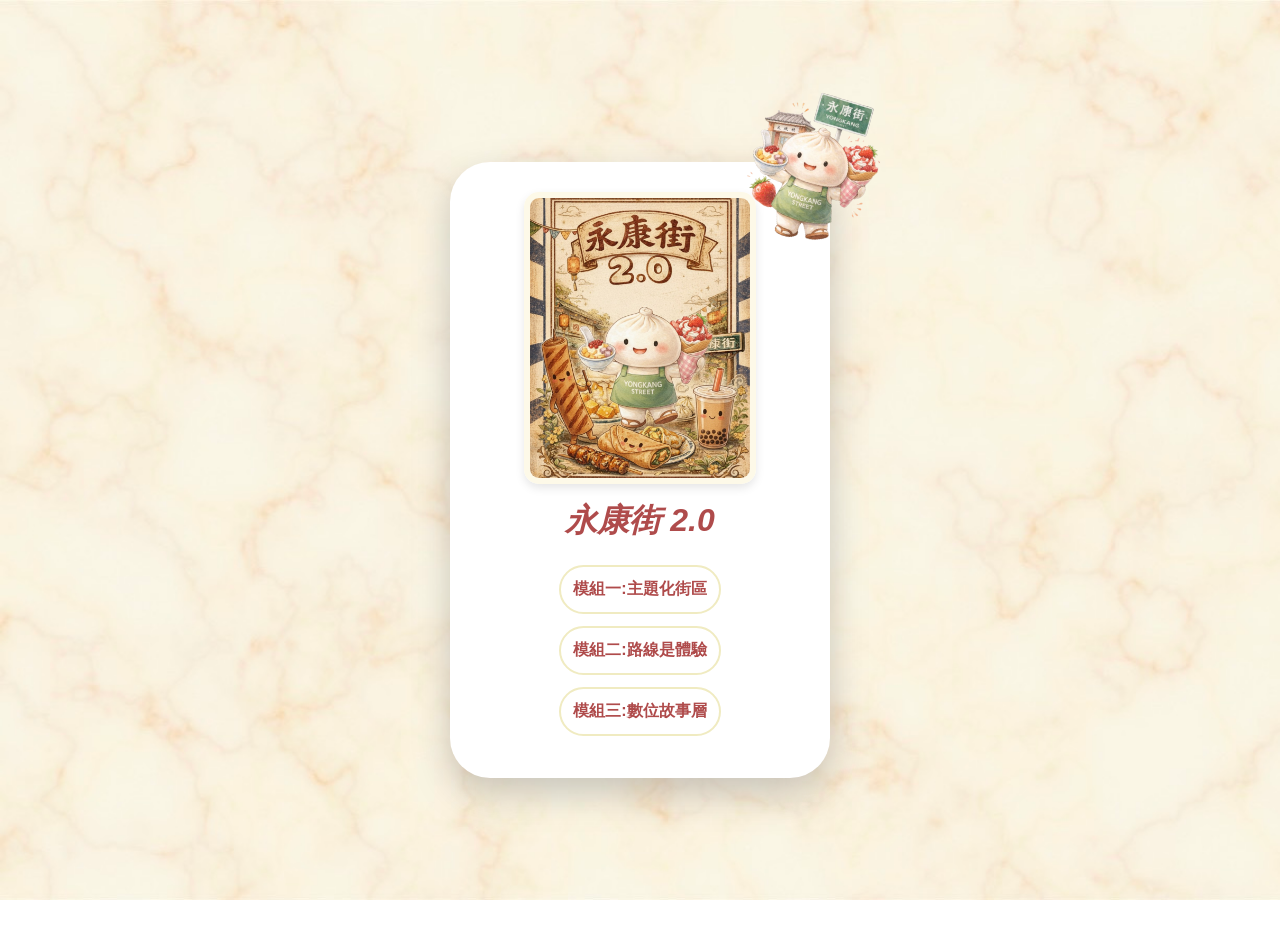
<file: index.html>
<!DOCTYPE html>
<html lang="zh-TW">
<head>
    <meta charset="UTF-8">
    <meta name="viewport" content="width=device-width, initial-scale=1.0, maximum-scale=3.0, user-scalable=yes">
    <title>永康街 2.0</title>
    <link rel="stylesheet" href="css/main.css">
</head>
<body>

    <div id="overlay" onclick="toggleBigPhoto()"></div>

    <div class="card">
        <div class="polaroid" id="photo-container" onclick="toggleBigPhoto()">
            <img src="images/包子.jpg" id="baozi-img" class="profile-img" alt="我的頭貼">
        </div>

        <div class="aa">
            <h1><span class="highlight">永康街 2.0</span></h1>
        </div>
        
        <div class="links">
            <a href="about.html">模組一:主題化街區</a>
            <a href="MyDreams.html">模組二:路線是體驗</a>
            <a href="dreamStarter.html">模組三:數位故事層</a>
        </div>
    </div>

    <script>
        // 【在這裡修改你的新照片路徑】
        const originalPhoto = "images/包子.jpg";
        const newPhoto = "images/永康歷史.png"; // ← 把這裡換成你新照片的檔名

        function toggleBigPhoto() {
            const container = document.getElementById('photo-container');
            const img = document.getElementById('baozi-img');
            const overlay = document.getElementById('overlay');

            // 切換 CSS class (負責控制放大樣式)
            container.classList.toggle('expanded-mode');
            overlay.classList.toggle('active');
            
            // 判斷目前是否為放大模式，來更換照片
            if (container.classList.contains('expanded-mode')) {
                img.src = newPhoto;    // 變大時，換成新照片
            } else {
                img.src = originalPhoto; // 變小時，換回包子
            }
        }
    </script>

</body>
</html>
</file>
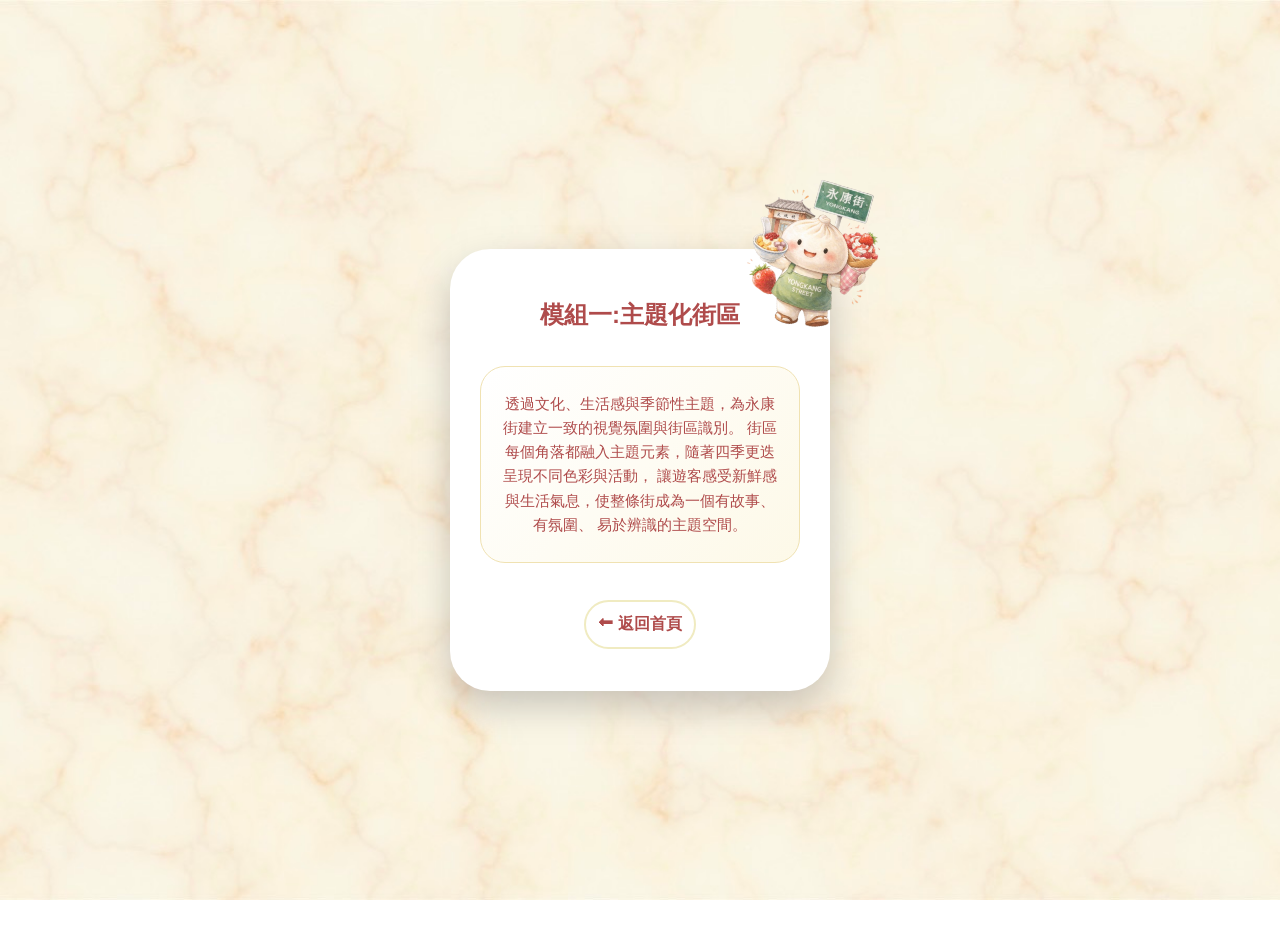
<file: about.html>
<!DOCTYPE html>

<html lang="zh-TW">

<head>

        <meta charset="UTF-8">

        <meta name="viewport" content="width=device-width, initial-scale=1.0, maximum-scale=3.0, user-scalable=yes">

        <title>永康街 2.0</title>

    <link rel="stylesheet" href="css/main.css">

</head>

<body>



    <div class="card">

        <h2 style="color: #AF4B4B; margin-bottom: 20px;">模組一:主題化街區</h2>
        <div class="thoughts" style="text-align: center; margin-bottom: 25px;">
        <p>
          透過文化、生活感與季節性主題，為永康街建立一致的視覺氛圍與街區識別。
          街區每個角落都融入主題元素，隨著四季更迭呈現不同色彩與活動，
          讓遊客感受新鮮感與生活氣息，使整條街成為一個有故事、有氛圍、
          易於辨識的主題空間。
        </p>

    </div>
        <div class="links">
            <a href="index.html">⬅ 返回首頁</a>
        </div>

    </div>
</file>
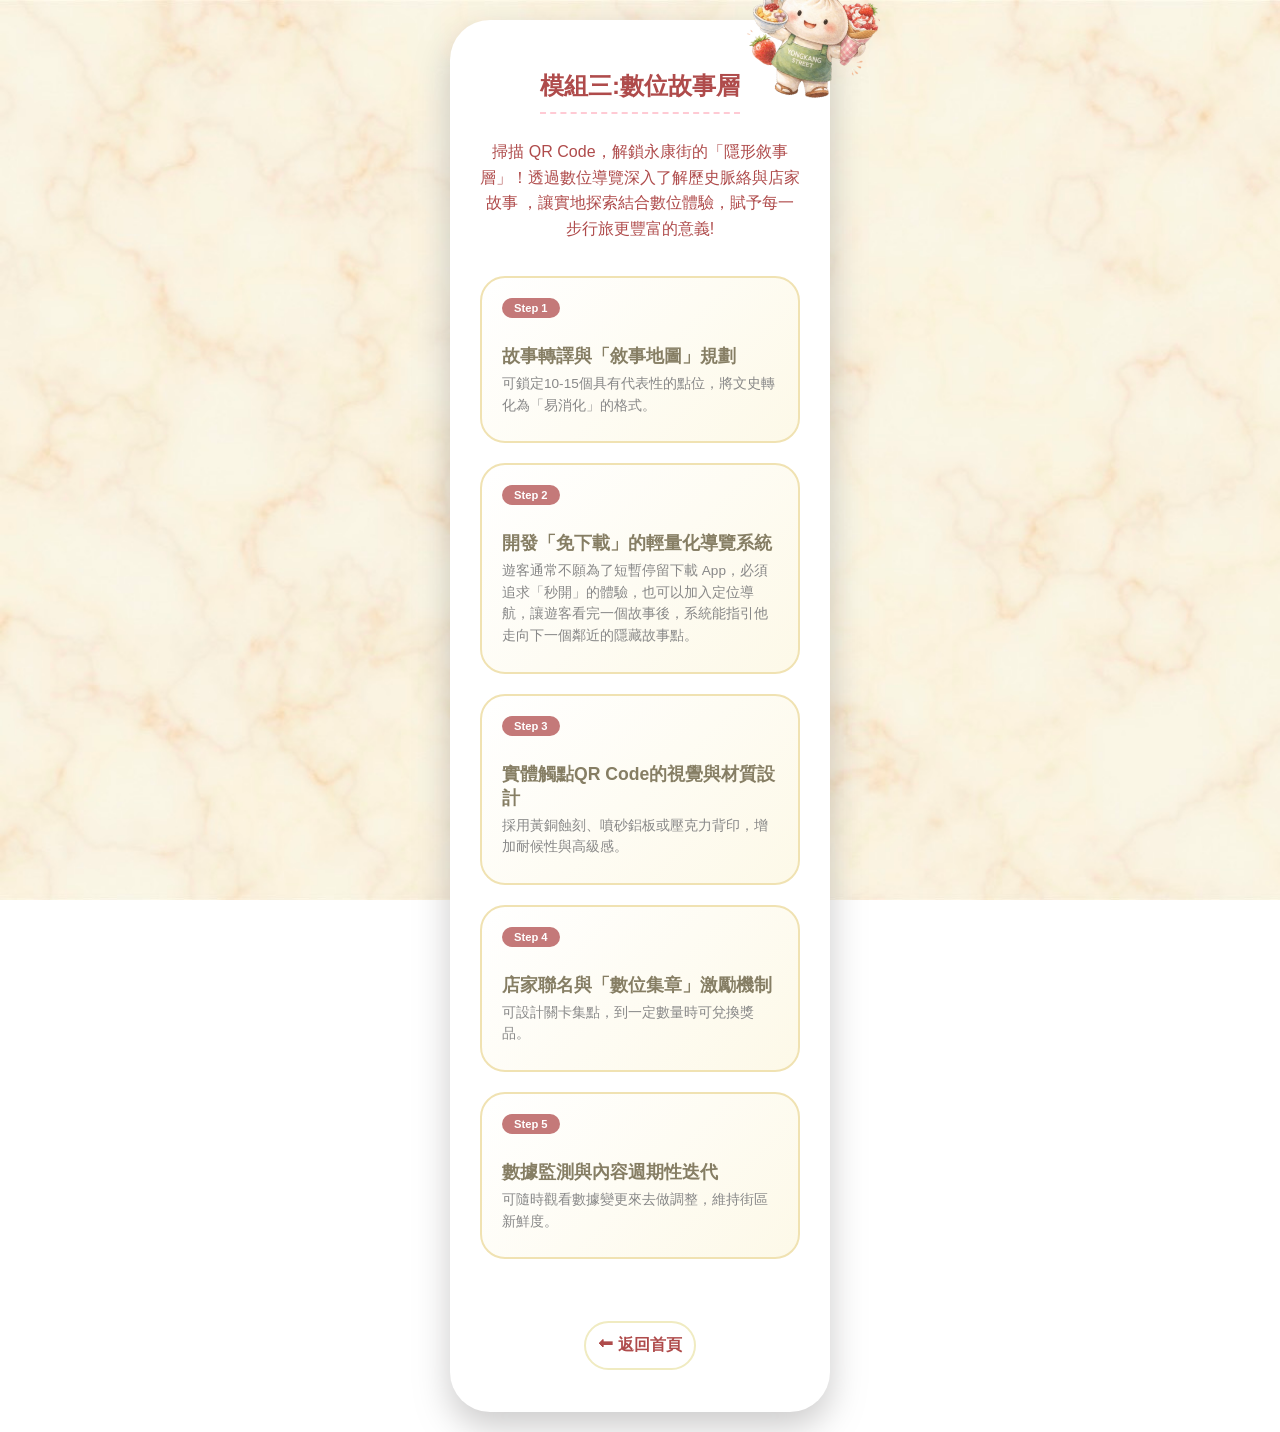
<file: dreamStarter.html>
<!DOCTYPE html>
<html lang="zh-TW">
<head>
    <meta charset="UTF-8">
    <meta name="viewport" content="width=device-width, initial-scale=1.0, maximum-scale=3.0, user-scalable=yes">
    <title>永康街 2.0</title>
    <link rel="stylesheet" href="css/main.css">
</head>
<body>

    <div class="card">
        <h2 class="section-title">模組三:數位故事層</h2>

        <p>掃描 QR Code，解鎖永康街的「隱形敘事層」！透過數位導覽深入了解歷史脈絡與店家故事
            ，讓實地探索結合數位體驗，賦予每一步行旅更豐富的意義!</p>

        <div class="plan-timeline">
            
            <div class="plan-step">
                <span class="step-tag">Step 1</span>
                <h3>故事轉譯與「敘事地圖」規劃</h3>
                <p>可鎖定10-15個具有代表性的點位，將文史轉化為「易消化」的格式。</p>
            </div>

            <div class="plan-step">
                <span class="step-tag">Step 2</span>
                <h3>開發「免下載」的輕量化導覽系統</h3>
                <p>遊客通常不願為了短暫停留下載 App，必須追求「秒開」的體驗，也可以加入定位導航，讓遊客看完一個故事後，系統能指引他走向下一個鄰近的隱藏故事點。</p>
            </div>

            <div class="plan-step">
                <span class="step-tag">Step 3</span>
                <h3>實體觸點QR Code的視覺與材質設計</h3>
                <p>採用黃銅蝕刻、噴砂鋁板或壓克力背印，增加耐候性與高級感。</p>
            </div>

            <div class="plan-step">
                <span class="step-tag">Step 4</span>
                <h3>店家聯名與「數位集章」激勵機制</h3>
                <p>可設計關卡集點，到一定數量時可兌換獎品。</p>
            </div>

            <div class="plan-step">
                <span class="step-tag">Step 5</span>
                <h3>數據監測與內容週期性迭代</h3>
                <p>可隨時觀看數據變更來去做調整，維持街區新鮮度。</p>
            </div>

        </div>

        <div class="links">
            <a href="index.html">⬅ 返回首頁</a>
        </div>
    </div>

</body>
</html>
</file>
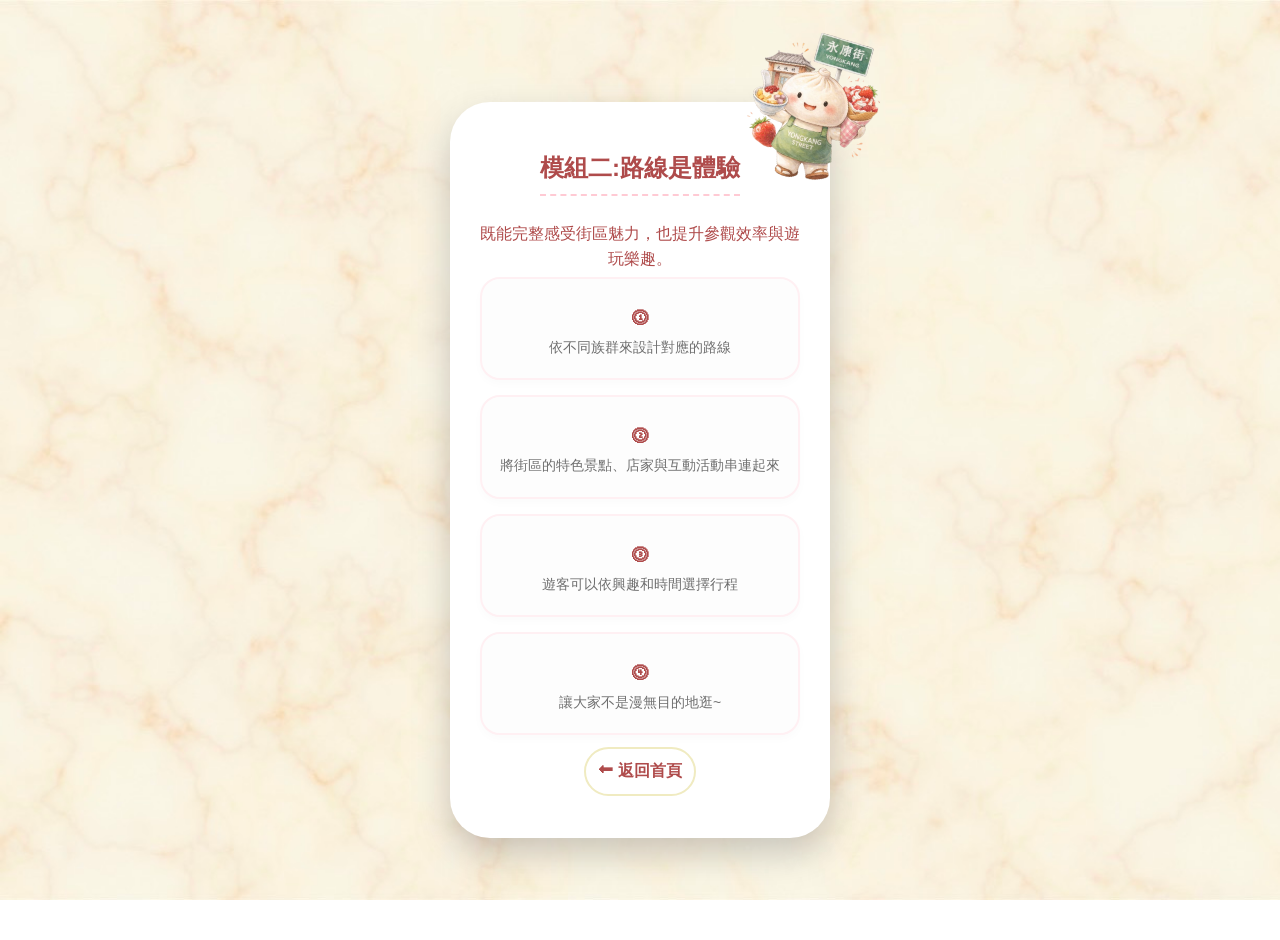
<file: MyDreams.html>
<!DOCTYPE html>
<html lang="zh-TW">
<head>
    <meta charset="UTF-8">
    <meta name="viewport" content="width=device-width, initial-scale=1.0, maximum-scale=3.0, user-scalable=yes">
    <title>永康街 2.0</title>
    <link rel="stylesheet" href="css/main.css">
</head>
<body>

    <div class="card">
        <h2 class="section-title">模組二:路線是體驗</h2>
        <p>既能完整感受街區魅力，也提升參觀效率與遊玩樂趣。</p>

        <div class="dreams-container">
            <div class="dream-item pink-bg">
                <h3>⓵</h3>
                <p>依不同族群來設計對應的路線</p>
            </div>
            <div class="dream-item blue-bg">
                <h3>⓶</h3>
                <p>將街區的特色景點、店家與互動活動串連起來</p>
            </div>
            <div class="dream-item yellow-bg">
                <h3>⓷</h3>
                <p>遊客可以依興趣和時間選擇行程</p>
            </div>
            <div class="dream-item green-bg">
                <h3>⓸</h3>
                <p>讓大家不是漫無目的地逛~</p>
            </div>
        </div>

        <div class="links">
            <a href="index.html">⬅ 返回首頁</a>
        </div>
    </div>

</body>
</html>
</file>
<file: css/main.css>
/* 基礎外觀 */
body {
    background-image: url('../images/米色.jpg');
    background-size: cover;
    background-repeat: no-repeat;
    background-attachment: fixed;
    font-family: "微軟正黑體", "Microsoft JhengHei", sans-serif;
    display: flex;
    justify-content: center;
    align-items: center;
    min-height: 100vh;
    margin: 0;
    padding: 20px;
    overflow-x: hidden;
}

/* 卡片框架 */
.card {
    background: white;
    width: 90%; 
    max-width: 380px; /* 限制寬度，呈現長方形直立感 */
    padding: 35px 25px;
    border-radius: 50px; /* 圓潤的邊角 */
    display: flex;
    flex-direction: column; /* 強制內容由上而下排列 */
    align-items: center;
    box-shadow: 0 20px 40px rgba(0,0,0,0.15);
}

/* Styling for the images within the flip card */
/* Styling for the images within the card */
.profile-img {
    width: 220px; /* Adjust as needed */
    height: 280px; /* Adjust as needed */
    border-radius: 15px; /* Makes the image round */
    object-fit: cover; /* Ensures the image covers the area without distortion */
   border: 6px solid #fdf9e8; /* 米色邊框 */
    box-shadow: 0 4px 10px rgba(0,0,0,0.1);
    transition: all 0.5s ease;
}

.polaroid.expanded-mode {
    position: fixed; /* 變成固定定位，脫離卡片 */
    top: 50%;
    left: 50%;
    transform: translate(-50%, -50%) scale(1) !important; /* 移到畫面正中央 */
    z-index: 1000; /* 確保在最上層 */
    width: auto; /* 寬度解除限制 */
    height: auto;
    border: none; /* 移除外框 */
}

/* 放大模式下的圖片樣式 */
.polaroid.expanded-mode .profile-img {
    width: 85vw;  /* 寬度佔螢幕的 85% */
    height: 85vh; /* 高度佔螢幕的 85% */
    max-width: 600px; /* 最大不超過 600px (避免電腦版太大) */
    max-height: 800px;
    object-fit: contain; /* 確保整張照片都看得到，不會被裁切 */
    border-radius: 20px;
    border: 10px solid #fff; /* 放大時給它一個白框 */
    box-shadow: 0 20px 50px rgba(0,0,0,0.5); /* 強烈的立體陰影 */
    cursor: zoom-out; /* 游標變成縮小樣式 */
}


/* --- 新增：背景遮罩層樣式 --- */
#overlay {
    position: fixed;
    top: 0;
    left: 0;
    width: 100%;
    height: 100%;
    background-color: rgba(0, 0, 0, 0.7); /* 半透明黑色背景 */
    z-index: 999; /* 在放大照片下面一層 */
    opacity: 0; /* 預設隱藏 */
    pointer-events: none; /* 預設不擋住點擊 */
    transition: opacity 0.5s ease;
}

/* 當遮罩層啟動時 */
#overlay.active {
    opacity: 1;
    pointer-events: auto; /* 啟動時可以接收點擊 (點背景關閉) */
    backdrop-filter: blur(5px); /* (選用) 讓背景模糊，質感加分 */
}

.polaroid {
   transition: all 0.5s cubic-bezier(0.175, 0.885, 0.32, 1.275); /* 增加彈性跳動感 */
    cursor: pointer;
    display: inline-block;
    border-radius: 15px;
}

.polaroid:active {
    transform: scale(1.1);
    box-shadow: 0 10px 25px rgba(255, 182, 193, 0.8); /* Strong pink glow */
    z-index: 10;
    position: relative; /* Ensure z-index is respected */
}

.polaroid:hover, .polaroid:active {
    transform: scale(1.02); /* 放大 1.1 倍 */
    z-index: 10;
    /* 產生發光效果：使用淡金色或粉色 */
    filter: drop-shadow(0 0 15px rgba(255, 221, 0, 0.474)); 
    box-shadow: 0 10px 30px rgba(175, 75, 75, 0.3); /* 增加底部的陰影層次 */
}



/* 文字風格 */
h1, h2 { color: #AF4B4B; margin-bottom: 10px; }
p { color: #AF4B4B; line-height: 1.6; margin: 5px 0; }
.highlight { color: #AF4B4B; font-weight: bold; }

.aa{
    margin-top:-10px;
    font-style: italic;
}

/* 按鈕選單樣式 (首頁與返回鍵共用) */
.links a, .back-btn {
    display: block;
    text-decoration: none;
    background: #fff;
    color: #AF4B4B;
    padding: 12px;
    margin: 12px 0;
    border-radius: 0px;
    border: 2px solid  #f0ebc1;
    font-weight: bold;
    transition: 0.3s;
    
}

.links a:hover, .back-btn:hover {
    transform: translateY(-5px); /* 往上跳一下 */
    background: #b5a65b;
    color: white;
    box-shadow: 0 5px 15px rgba(248, 244, 196, 0.5);
}

/* 分頁內容排版  */
.section-title {
    border-bottom: 2px dashed #ffcad4;
    padding-bottom: 10px;
    margin-bottom: 20px;
    display: inline-block;
}

ul {
    text-align: left;
    color: #AF4B4B;
    padding-left: 20px;
    list-style: none;
}

li { margin-bottom: 10px; }
li::before { content: "🌸 "; color: #AF4B4B; } /* 用小花當列表符號 */

/*照片展示*/
.polaroid-gallery {
    display: flex;
    flex-wrap: wrap;         /* 空間不夠會自動換行 */
    justify-content: center; /* 居中對齊 */
    gap: 15px;               /* 照片間距 */
    margin: 25px 0;
}

.polaroid-item {
    background: white;
    padding: 6px 6px 22px 6px; /* 底部留白多一點像拍立得 */
    box-shadow: 0 4px 10px rgba(0,0,0,0.1);
    transition: all 0.3s ease;
    width: 90px;             /* 縮小寬度，讓卡片塞得下 */
    box-sizing: border-box;
}

.polaroid-item img {
    width: 10%;             /* 圖片填滿小卡片 */
    height: 90px;            /* 固定高度讓照片整齊 */
    object-fit: cover;       /* 防止照片壓扁 */
    border-radius: 4px;

}



/* 讓照片隨意歪斜 */
.rotate-left { transform: rotate(-6deg); }
.rotate-right { transform: rotate(6deg); }

/* 碰觸照片時的放大與發光 */


/* 心得區塊微調 */
.thoughts {
    text-align: left;
    font-size: 0.9rem;
    color: #888;
    background: #fff9fa;
    padding: 15px;
    border-radius: 20px;
    margin-top: 15px;
}

/* --- 大學必做四件事 --- */

/* 設定四個框框的排列方式 (2x2 網格) */
.dreams-container {
    display: flex;
    flex-direction: column;/* 兩欄 */
    gap: 15px;                      /* 框框之間的間距 */
    width:100%          /* 增加一點點立體感 */
}

/* 框框的基本樣子*/
.dream-item {
    background-color: #fdfdfd;      
    border: 2px solid #fff0f3;
    padding: 15px;
    border-radius: 20px;
    transition: all 0.4s cubic-bezier(0.175, 0.885, 0.32, 1.275); /* 讓放大縮小有彈性的感覺 */
    cursor: pointer;
    box-shadow: 0 4px 10px rgba(0,0,0,0.02);
}

/* 框框裡的文字設定 */
.dream-item h3 {
    font-size: 1rem;
    color: #AF4B4B;
    margin-bottom: 8px;
}

.dream-item p {
    font-size: 14px;
    color: #6f6f6f;
}

/* 滑鼠移上去放大並變色 */
.dream-item:hover {
    transform: scale(1.2);          /* 放大 1.2 倍 */
    z-index: 10;                     /* 確保放大的框框會浮在最上面，不會被蓋住 */
    box-shadow: 0 10px 25px rgba(0,0,0,0.1);
}

/* 四種不同的透明底色 (滑鼠移上去才顯現) */
.pink-bg:hover { background-color: rgba(255, 182, 193, 0.7) !important; }
.blue-bg:hover { background-color: rgba(185, 226, 255, 0.7) !important; }
.yellow-bg:hover { background-color: rgba(255, 243, 176, 0.7) !important; }
.green-bg:hover { background-color: rgba(200, 240, 200, 0.7) !important; }

/* 放大時文字變白比較清楚 */
.dream-item:hover h3, .dream-item:hover p {
    color: #555;
}

/* --- 始於足下 --- */

.plan-timeline {
    margin: 30px 0;
    text-align: left; /* 讓計畫內容靠左好閱讀 */
}

/* 每個步驟的框框 */
.plan-step {
   background: linear-gradient(135deg, #ffffff 0%, #fdf9e8 100%);
    border: 2px solid #f0e2b2;
    border-radius: 25px;
    padding: 20px;
    margin-bottom: 20px;
    position: relative;
    transition: all 0.4s ease; /* 滑順的動畫 */
    cursor: pointer;
}



/* 步驟標籤 */
.step-tag {
    background-color: #c47979;
    color: white;
    padding: 4px 12px;
    border-radius: 10px;
    font-size: 0.7rem;
    font-weight: bold;
    display: inline-block;
    margin-bottom: 8px;
}

.plan-step h3 {
    font-size: 1.1rem;
    color: #867e64;
    margin-bottom: 5px;
}

.plan-step p {
    font-size: 0.85rem;
    color: #888;
}

/* 移上去後放大並產生漸層發光底色 */
.plan-step:hover {
    transform: scale(1.05); 
    z-index: 5;
    background: linear-gradient(135deg, #ffffff 0%, #fdf9e8 100%);
    border-color: #b5a65b;
    box-shadow: 0 10px 25px rgba(181, 166, 91, 0.2); 
}



/* 放大時文字顏色稍微加深 */
.plan-step:hover h3 { color: #6d664d;}
.plan-step:hover p { color: #867e64; }

/* 新增的海報卡片樣式 */
.plan-step.poster-card {
    background-color: white;
    padding: 15px;
    border-radius: 15px;
    box-shadow: 0 5px 15px rgba(0,0,0,0.1);
    text-align: center;
}

.poster-card .poster-image {
    width: 150px; /* 設置海報圖片的寬度 */
    height: 225px; /* 設置海報圖片的高度，形成長方形直立式 */
    object-fit: cover; /* 確保圖片填充，不失真 */
    border-radius: 10px;
    margin-bottom: 10px;
}


/* 當螢幕很小時的微調 */
@media (max-width: 350px) {
    .card {
        padding: 20px; /* 縮小內距，留給內容更多空間 */
    }
    
    /* 讓大學四件事的框框變成一整排，不要擠在兩排 */
    .dreams-container {
        grid-template-columns: 1fr; /* 變成一欄 */
    }

    .polaroid-item {
        width: 100%; /* 拍立得照片在超小手機上變大張一點 */
        max-width: 120px;
    }
}
/* 基礎外觀 */
body {
    background-image: url('../images/米色.jpg');
    background-size: cover;
    background-repeat: no-repeat;
    background-attachment: fixed;
    font-family: "微軟正黑體", "Microsoft JhengHei", sans-serif;
    display: flex;
    justify-content: center;
    align-items: center;
    min-height: 100vh;
    margin: 0;
    padding: 20px;
}

/* 頁面包裹容器：處理卡片與插圖的並排 */
.page-container {
    display: flex;
    align-items: center;
    justify-content: center;
    gap: 50px; /* 插圖與卡片的間距 */
    max-width: 1000px;
    width: 100%;
}

/* 側邊插圖樣式 */
.side-decoration {
    flex: 0 0 250px; /* 固定插圖寬度 */
    display: flex;
    justify-content: center;
    animation: floating 4s ease-in-out infinite; /* 加入漂浮動畫 */
}

.side-decoration img {
    width: 100%;
    height: auto;
    filter: drop-shadow(0 10px 15px rgba(181, 166, 91, 0.3)); /* 橄欖金色的陰影 */
}

/* 漂浮動畫腳本 */
@keyframes floating {
    0% { transform: translateY(0px) rotate(0deg); }
    50% { transform: translateY(-20px) rotate(2deg); }
    100% { transform: translateY(0px) rotate(0deg); }
}

/* 卡片框架 */
.card {
    background: white;
    width: 100%; 
    max-width: 380px; 
    padding: 30px;
    border-radius: 40px;
    box-shadow: 0 15px 35px rgba(127, 126, 126, 0.4);
    text-align: center;
    box-sizing: border-box;
    position: relative;
    z-index: 2;
    position: relative;
}

.card::before {
    content: "";
    position: absolute;
    top: -90px;
    right: -80px;
    width: 200px;
    height: 200px;
    background: url('../images/變異-.png') no-repeat center/contain;
    z-index: 1;
    transform: rotate(15deg);
}

/* 文字風格 */
h1, h2 { color: #AF4B4B; margin-bottom: 10px; }
p { color: #AF4B4B; line-height: 1.6; margin: 5px 0; }
.aa { font-style: italic; color: #b5a65b; }

/* 按鈕選單樣式 */
.links a {
    display: block;
    text-decoration: none;
    background: #fff;
    color: #AF4B4B;
    padding: 12px;
    margin: 12px 0;
    border-radius: 50px;
    border: 2px solid #f0ebc1;
    font-weight: bold;
    transition: 0.3s;
}

.links a:hover {
    transform: translateY(-5px);
    background: #b5a65b;
    color: white;
    box-shadow: 0 5px 15px rgba(181, 166, 91, 0.4);
}

/* 心得區塊 */
.thoughts {
    text-align: left;
    font-size: 0.95rem;
    color: #888;
    background: linear-gradient(135deg, #ffffff 0%, #fdf9e8 100%);
    padding: 20px;
    border-radius: 25px;
    border: 1px solid #f0e2b2;
}

/* 始於足下步驟框 (保留備用) */
.plan-step {
   background: linear-gradient(135deg, #ffffff 0%, #fdf9e8 100%);
   border: 2px solid #f0e2b2;
   border-radius: 25px;
   padding: 20px;
   margin-bottom: 20px;
   transition: 0.4s ease;
}

.plan-step:hover {
    transform: scale(1.05);
    border-color: #b5a65b;
    box-shadow: 0 10px 25px rgba(181, 166, 91, 0.2);
}

/* 響應式微調：手機版時插圖消失，確保卡片置中 */
@media (max-width: 768px) {
   @media (max-width: 480px) {
    .card {
        padding: 20px 15px; /* 手機版內距縮小 */
    }
    h1 {
        font-size: 1.5rem; /* 手機標題縮小一點點 */
    }
    .links a {
        font-size: 0.9rem; /* 手機按鈕文字縮小 */
        padding: 10px;
    }
}

/* 按鈕樣式 */
.links a {
    display: block;
    text-decoration: none;
    background: #fff;
    color: #AF4B4B;
    padding: 12px;
    margin: 10px 0;
    border-radius: 50px;
    border: 2px solid #f0ebc1;
    font-weight: bold;
    transition: 0.3s;
    width: 200px;
}

.links a:hover {
    background: #b5a65b;
    color: white;
}
}

/* --- 背景遮罩層 (這層才是霧) --- */
#overlay {
    position: fixed;
    top: 0;
    left: 0;
    width: 100%;
    height: 100%;
   background: transparent !important;
    z-index: 999;
    opacity: 0;
    pointer-events: none;
    transition: opacity 0.4s ease;
    
    /* 強制拔除所有模糊指令 */
    backdrop-filter: none !important;
    -webkit-backdrop-filter: none !important;
}

#overlay.active {
    opacity: 1;
    pointer-events: auto;
}

/* --- 故事卡片容器 (放大模式) --- */
.polaroid.expanded-mode {
   position: fixed !important;
    top: 50% !important;
    left: 50% !important;
    transform: translate(-50%, -50%) !important;
    z-index: 1000 !important;
    width: 90vw !important; 
    height: 90vh !important;
    max-width: 800px !important; 
    display: flex;
    justify-content: center;
    align-items: center;
}

/* --- 放大後的圖片本體 (強制清晰) --- */
.polaroid.expanded-mode .profile-img {
    width: auto !important;
    height: auto !important;
    max-width: 100% !important;
    max-height: 100% !important;
    
    border: 5px solid white !important; /* 白框 */
    box-shadow: 0 20px 80px rgba(0,0,0,0.6) !important;
    border-radius: 10px !important;

    /* 清除所有模糊濾鏡 */
    filter: none !important;
    -webkit-filter: blur(0px) !important;
    
    /* 銳利化處理 */
    image-rendering: -webkit-optimize-contrast;
    image-rendering: crisp-edges;
}
</file>
